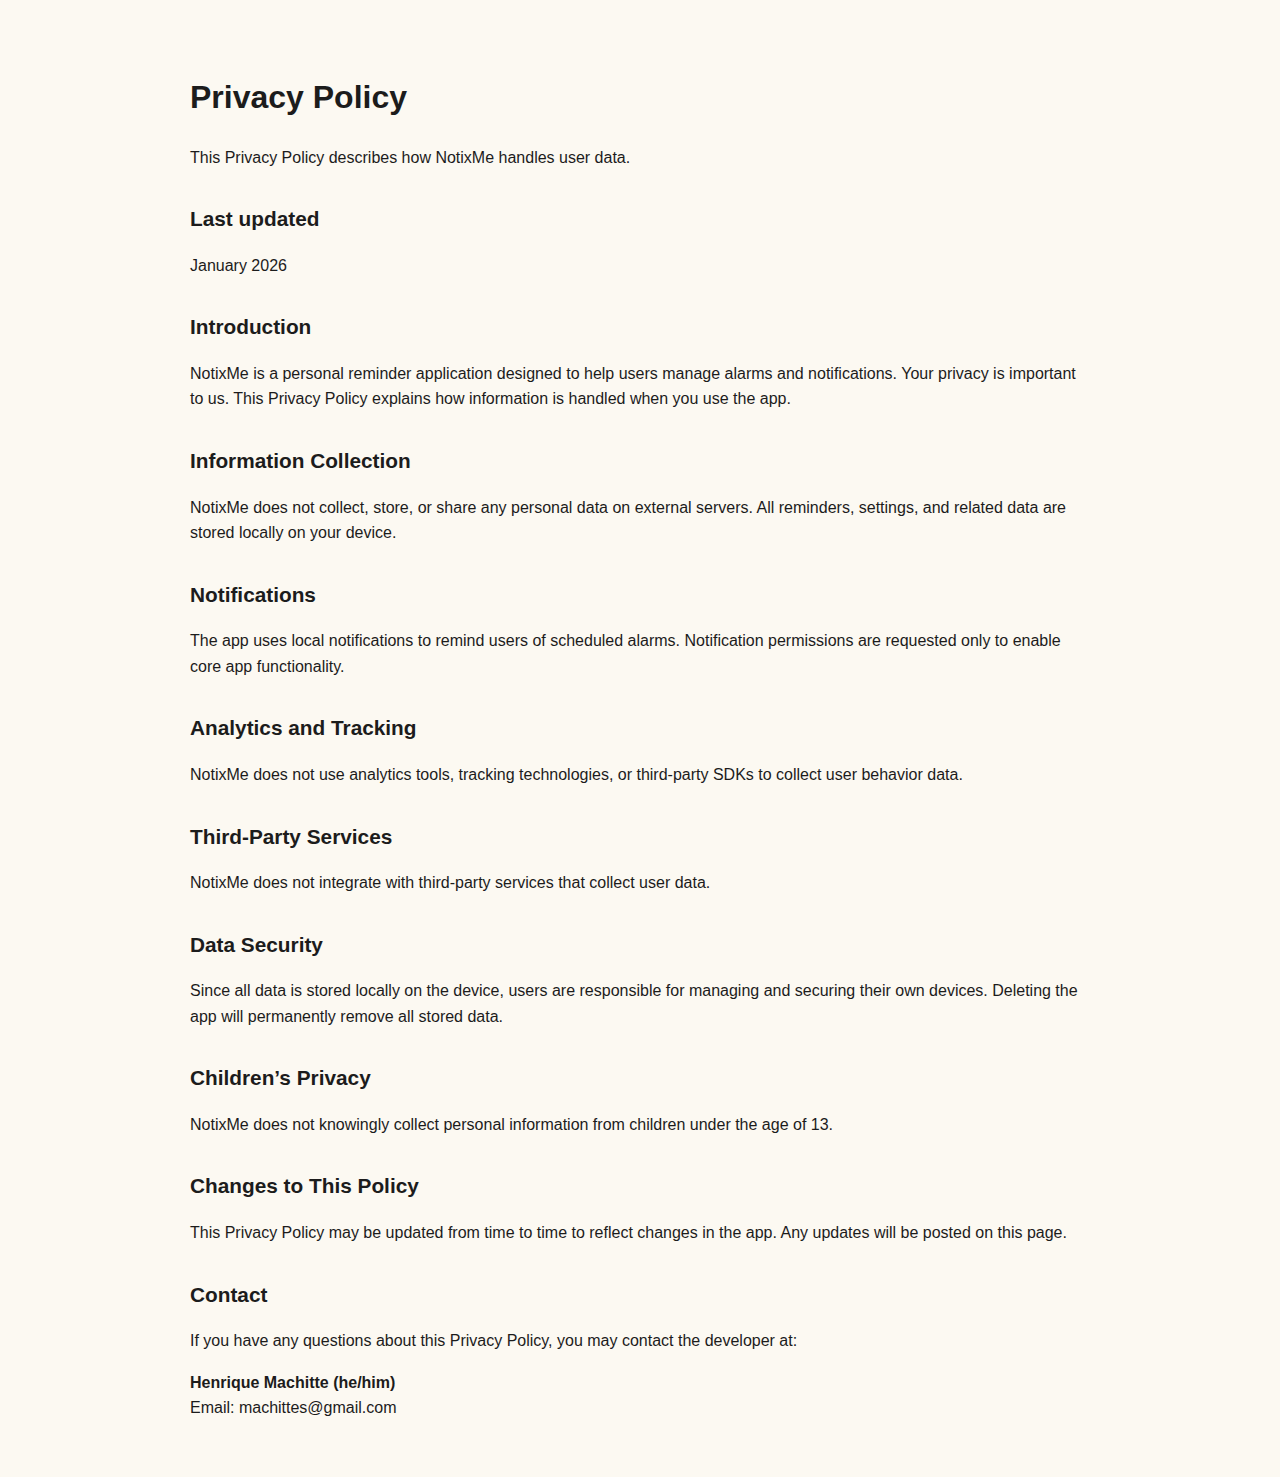
<file: notixme-privacy.html>
<!DOCTYPE html>
<html lang="en">
<head>
  <meta charset="UTF-8" />
  <title>NotixMe – Privacy Policy</title>
  <meta name="viewport" content="width=device-width, initial-scale=1.0" />
  <style>
    body {
      font-family: -apple-system, BlinkMacSystemFont, "Segoe UI", Roboto, Helvetica, Arial, sans-serif;
      background-color: #FCF9F2;
      color: #1c1c1c;
      line-height: 1.6;
      padding: 40px 20px;
      max-width: 900px;
      margin: auto;
    }

    h1, h2 {
      margin-top: 32px;
    }

    h1 {
      font-size: 2rem;
    }

    h2 {
      font-size: 1.3rem;
    }

    p {
      margin-top: 12px;
    }

    ul {
      margin-top: 12px;
      padding-left: 20px;
    }
  </style>
</head>
<body>

  <h1>Privacy Policy</h1>

  <p>
    This Privacy Policy describes how NotixMe handles user data.
  </p>

  <h2>Last updated</h2>
<p>January 2026</p>

<h2>Introduction</h2>
<p>
NotixMe is a personal reminder application designed to help users manage alarms and notifications.
Your privacy is important to us. This Privacy Policy explains how information is handled when you use the app.
</p>

<h2>Information Collection</h2>
<p>
NotixMe does not collect, store, or share any personal data on external servers.
All reminders, settings, and related data are stored locally on your device.
</p>

<h2>Notifications</h2>
<p>
The app uses local notifications to remind users of scheduled alarms.
Notification permissions are requested only to enable core app functionality.
</p>

<h2>Analytics and Tracking</h2>
<p>
NotixMe does not use analytics tools, tracking technologies, or third-party SDKs to collect user behavior data.
</p>

<h2>Third-Party Services</h2>
<p>
NotixMe does not integrate with third-party services that collect user data.
</p>

<h2>Data Security</h2>
<p>
Since all data is stored locally on the device, users are responsible for managing and securing their own devices.
Deleting the app will permanently remove all stored data.
</p>

<h2>Children’s Privacy</h2>
<p>
NotixMe does not knowingly collect personal information from children under the age of 13.
</p>

<h2>Changes to This Policy</h2>
<p>
This Privacy Policy may be updated from time to time to reflect changes in the app.
Any updates will be posted on this page.
</p>

<h2>Contact</h2>
<p>
If you have any questions about this Privacy Policy, you may contact the developer at:
</p>

<p>
<strong>Henrique Machitte (he/him)</strong><br />
Email: machittes@gmail.com
</p>


</body>
</html>
</file>
